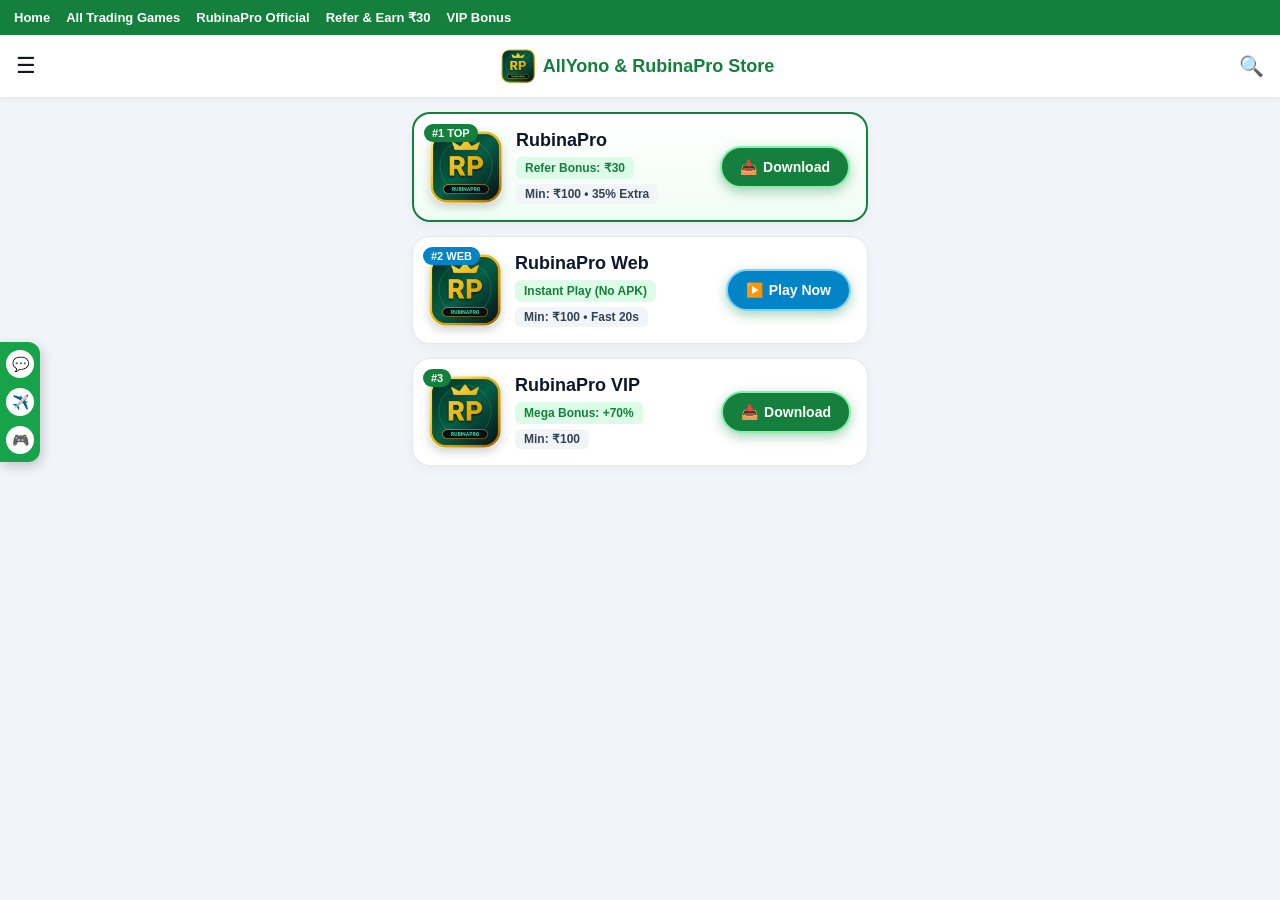
<file: download.html>
<!DOCTYPE html>
<html lang="en">
<head>
    <meta charset="UTF-8">
    <meta name="viewport" content="width=device-width, initial-scale=1.0, maximum-scale=1.0, user-scalable=no">
    <meta name="theme-color" content="#0f766e">
    <title>All Yono & RubinaPro Official Bonus Store - Download APK</title>
    <link rel="icon" type="image/png" href="logo.png">
    <style>
        * { box-sizing: border-box; margin: 0; padding: 0; font-family: Arial, sans-serif; }
        body { background: #f1f5f9; color: #0f172a; padding-bottom: 40px; }
        .top-nav {
            background: #15803d; color: #fff; padding: 10px 14px;
            font-size: 13px; font-weight: 700; display: flex; gap: 16px; overflow-x: auto; white-space: nowrap;
        }
        .store-header {
            background: #fff; padding: 14px 16px; display: flex; justify-content: space-between;
            align-items: center; border-bottom: 1px solid #e2e8f0; box-shadow: 0 2px 6px rgba(0,0,0,0.04);
        }
        .store-brand {
            display: flex; align-items: center; gap: 8px; font-size: 18px; font-weight: 900; color: #15803d;
        }
        .store-brand img { width: 34px; height: 34px; border-radius: 8px; }
        .container { max-width: 480px; margin: 14px auto; padding: 0 12px; }
        .app-card {
            background: #fff; border: 1px solid #e2e8f0; border-radius: 18px;
            padding: 16px; margin-bottom: 14px; display: flex; align-items: center;
            justify-content: space-between; position: relative; box-shadow: 0 4px 12px rgba(0,0,0,0.04);
        }
        .app-card.featured {
            border: 2px solid #15803d; background: linear-gradient(180deg, #ffffff, #f0fdf4);
        }
        .rank-badge {
            position: absolute; top: 10px; left: 10px; background: #15803d; color: #fff;
            font-size: 11px; font-weight: 900; padding: 3px 8px; border-radius: 10px; z-index: 2;
        }
        .app-left { display: flex; align-items: center; gap: 14px; }
        .app-icon {
            width: 72px; height: 72px; border-radius: 16px; object-fit: cover;
            box-shadow: 0 4px 10px rgba(0,0,0,0.18); flex-shrink: 0;
        }
        .app-name { font-size: 18px; font-weight: 900; color: #0f172a; margin-bottom: 6px; }
        .badge-bonus {
            display: inline-block; background: #dcfce7; color: #15803d;
            font-size: 12px; font-weight: 800; padding: 4px 9px; border-radius: 6px; margin-bottom: 5px;
        }
        .badge-min {
            display: block; background: #f1f5f9; color: #334155;
            font-size: 12px; font-weight: 800; padding: 3px 9px; border-radius: 6px; width: fit-content;
        }
        .btn-download {
            background: #15803d; color: #fff; text-decoration: none; border: 2px solid #86efac;
            padding: 11px 18px; border-radius: 50px; font-weight: 900; font-size: 14px;
            display: inline-flex; align-items: center; gap: 6px; box-shadow: 0 4px 12px rgba(21,128,61,0.35);
            cursor: pointer; flex-shrink: 0;
        }
        .btn-download:active { transform: scale(0.96); }
        .social-float {
            position: fixed; left: 0; top: 38%; background: #16a34a; border-radius: 0 12px 12px 0;
            padding: 8px 6px; display: flex; flex-direction: column; gap: 10px; z-index: 100;
            box-shadow: 2px 4px 12px rgba(0,0,0,0.2);
        }
        .social-float a {
            width: 28px; height: 28px; background: #fff; color: #15803d; border-radius: 50%;
            display: flex; align-items: center; justify-content: center; text-decoration: none; font-size: 14px; font-weight: 900;
        }
    </style>
</head>
<body>

    <div class="top-nav">
        <span>Home</span>
        <span>All Trading Games</span>
        <span>RubinaPro Official</span>
        <span>Refer & Earn ₹30</span>
        <span>VIP Bonus</span>
    </div>

    <div class="store-header">
        <div style="font-size:22px; cursor:pointer;">☰</div>
        <div class="store-brand">
            <img src="logo.png" alt="RP">
            <span>AllYono & RubinaPro Store</span>
        </div>
        <div style="font-size:20px;">🔍</div>
    </div>

    <!-- Left Floating Share Bar (Exact Screenshot 2 Style) -->
    <div class="social-float">
        <a href="https://wa.me/?text=Download%20RubinaPro%20Official%20App%20%26%20Get%20%E2%82%B930%20Refer%20Bonus!%20" target="_blank">💬</a>
        <a href="https://t.me/RubinaProSupport" target="_blank">✈️</a>
        <a href="index.html">🎮</a>
    </div>

    <div class="container">

        <!-- #1 FEATURED APP: RUBINAPRO OFFICIAL -->
        <div class="app-card featured">
            <span class="rank-badge">#1 TOP</span>
            <div class="app-left">
                <img src="logo.png" alt="RubinaPro" class="app-icon">
                <div>
                    <div class="app-name">RubinaPro</div>
                    <span class="badge-bonus">Refer Bonus: ₹30</span>
                    <span class="badge-min">Min: ₹100 • 35% Extra</span>
                </div>
            </div>
            <a href="RubinaPro.apk" download="RubinaPro_Official.apk" onclick="startDownloadNotice()" class="btn-download">
                <span>📥</span><span>Download</span>
            </a>
        </div>

        <!-- DIRECT PLAY IN BROWSER CARD -->
        <div class="app-card">
            <span class="rank-badge" style="background:#0284c7;">#2 WEB</span>
            <div class="app-left">
                <img src="logo.png" alt="RubinaPro Web" class="app-icon">
                <div>
                    <div class="app-name">RubinaPro Web</div>
                    <span class="badge-bonus">Instant Play (No APK)</span>
                    <span class="badge-min">Min: ₹100 • Fast 20s</span>
                </div>
            </div>
            <a href="index.html" class="btn-download" style="background:#0284c7; border-color:#7dd3fc;">
                <span>▶️</span><span>Play Now</span>
            </a>
        </div>

        <!-- #3 CARD FOR STORE LOOK -->
        <div class="app-card">
            <span class="rank-badge">#3</span>
            <div class="app-left">
                <img src="logo.png" alt="Rubina VIP" class="app-icon">
                <div>
                    <div class="app-name">RubinaPro VIP</div>
                    <span class="badge-bonus">Mega Bonus: +70%</span>
                    <span class="badge-min">Min: ₹100</span>
                </div>
            </div>
            <a href="RubinaPro.apk" download="RubinaPro_Official.apk" onclick="startDownloadNotice()" class="btn-download">
                <span>📥</span><span>Download</span>
            </a>
        </div>

    </div>

    <script>
        function startDownloadNotice() {
            setTimeout(() => {
                alert("📥 RubinaPro_Official.apk डाउनलोड हो रहा है! अगर डाउनलोड पूरा होने के बाद ओपन न हो, तो नीचे 'Play Now' पर क्लिक करके सीधे खेलें।");
            }, 400);
        }
    </script>
</body>
</html>
</file>
